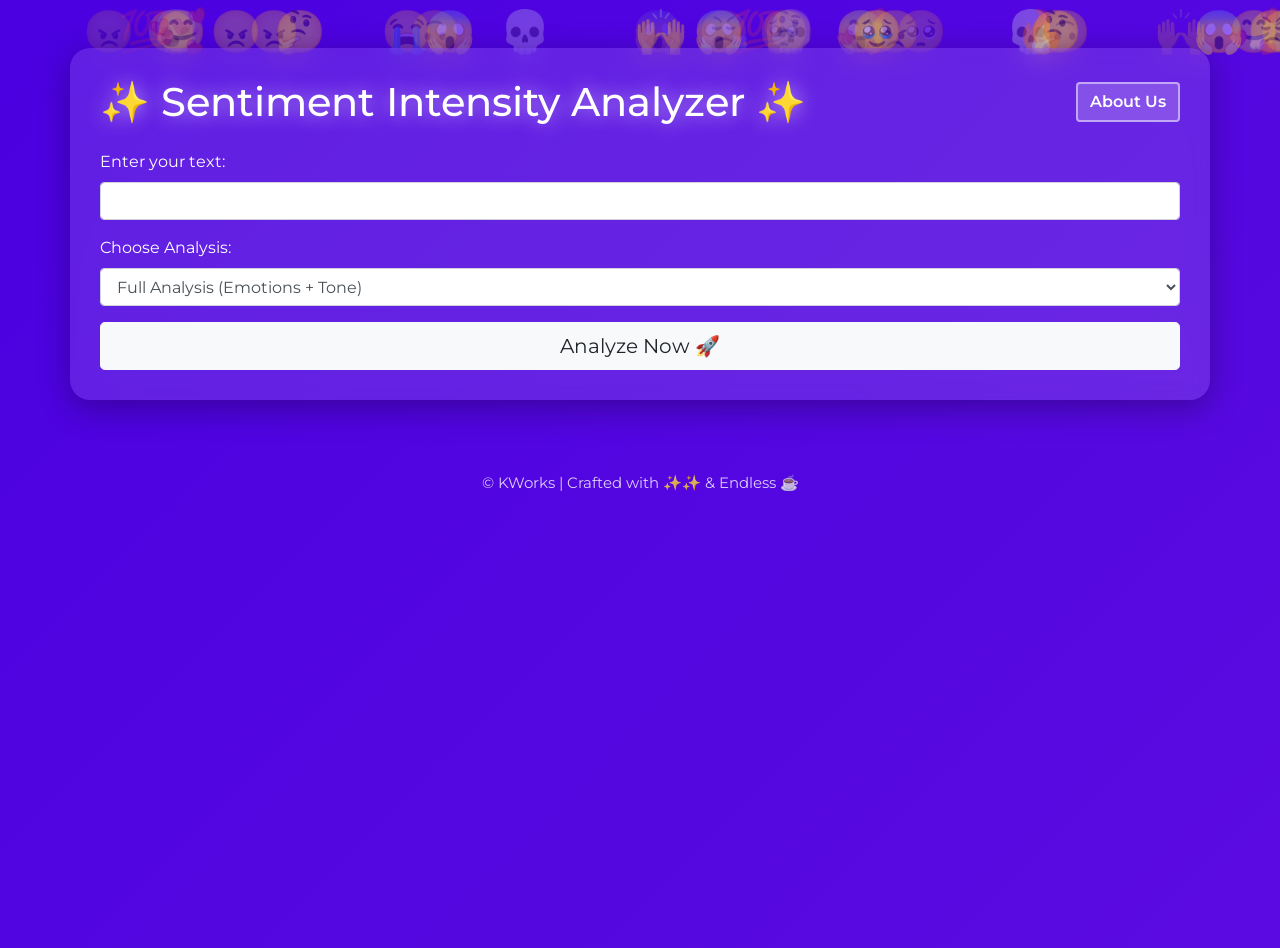
<file: templates/index.html>
<!DOCTYPE html>
<html lang="en">
<head>
    <meta charset="UTF-8">
    <meta name="viewport" content="width=device-width, initial-scale=1, shrink-to-fit=no">
    <meta name="description" content="Sentiment Intensity Analyzer - Advanced Emotion & Tone Detection">
    <meta name="keywords" content="sentiment analysis, emotion detection, tone analyzer, sarcasm detection">
    <meta name="author" content="Kamal Kumar Kolisetty">
    
    <title>Sentiment Intensity Analyzer</title>

    <link rel="icon" href="data:image/svg+xml,%3Csvg xmlns='http://www.w3.org/2000/svg' viewBox='0 0 100 100'%3E%3Ctext x='50' y='50' font-size='100' text-anchor='middle' dominant-baseline='central'%3E%F0%9F%AB%A3%3C/text%3E%3C/svg%3E" type="image/svg+xml">

    <link href="https://fonts.googleapis.com/css2?family=Montserrat:wght@400;600&display=swap" rel="stylesheet">
    <link rel="stylesheet" href="https://maxcdn.bootstrapcdn.com/bootstrap/4.5.2/css/bootstrap.min.css">
    <link rel="stylesheet" href="/static/styles.css">
    
    <style>
        h1 { text-shadow: 0 0 20px rgba(255,255,255,0.6); }
        #output-section { display: none; }
    </style>
</head>
<body>
    <div class="moving-emojis" id="emojis"></div>

    <div class="container mt-5">
        <div class="d-flex justify-content-between align-items-center mb-4">
            <h1 class="mb-0">✨ Sentiment Intensity Analyzer ✨</h1>
            <a href="/about" class="btn btn-about">About Us</a>
        </div>
        
        <form id="input-form">
            <div class="form-group">
                <label for="input_text">Enter your text:</label>
                <input type="text" class="form-control" id="input_text" name="input_text" required autocomplete="off">
            </div>

            <div class="form-group">
                <label for="analysis_type">Choose Analysis:</label>
                <select class="form-control" id="analysis_type" name="analysis_type">
                    <option value="full">Full Analysis (Emotions + Tone)</option>
                    <option value="emotions">Emotions Only</option>
                    <option value="tone">Tone Analysis Only</option>
                </select>
            </div>

            <button type="button" class="btn btn-light btn-lg btn-block" onclick="processInput()">
                Analyze Now 🚀
            </button>
        </form>

        <div id="output-section">
            <h2 class="mt-5">Processed Output:</h2>
            <div id="output" class="mt-3"></div>
        </div>
    </div>

    <footer class="text-center py-4 mt-5" style="opacity: 0.8; font-size: 0.95rem;">
        © KWorks | Crafted with ✨✨ & Endless ☕
    </footer>

    <script>
        const gradients = [
            "linear-gradient(-45deg, #6a11cb, #2575fc)",
            "linear-gradient(-45deg, #00c3ff, #1a1aff)",
            "linear-gradient(-45deg, #00ff88, #0099ff)",
            "linear-gradient(-45deg, #8e2de2, #4a00e0)",
            "linear-gradient(-45deg, #2575fc, #6a11cb)"
        ];

        let currentGradientIndex = 0;

        function setRandomGradient() {
            currentGradientIndex = Math.floor(Math.random() * gradients.length);
            document.body.style.background = gradients[currentGradientIndex];
            document.body.style.backgroundSize = "400% 400%";
        }

        function changeGradientOnResult() {
            let newIndex = (currentGradientIndex + Math.floor(Math.random() * 3) + 1) % gradients.length;
            while (newIndex === currentGradientIndex) newIndex = (newIndex + 1) % gradients.length;
            currentGradientIndex = newIndex;
            document.body.style.background = gradients[currentGradientIndex];
        }

        function createEmojis() {
            const emojisContainer = document.getElementById('emojis');
            const emojiList = ['😊','😢','😡','😱','😍','😂','🥺','😠','🙌','💔','🔥','😌','😤','🥰','😭','😎','🙃','🤔','😏','💀','❤️','🌟','💯','🥹'];
            
            for (let i = 0; i < 35; i++) {
                const emoji = document.createElement('div');
                emoji.className = 'emoji';
                emoji.textContent = emojiList[Math.floor(Math.random() * emojiList.length)];
                emoji.style.left = Math.random() * 100 + 'vw';
                emoji.style.animationDuration = (Math.random() * 45 + 45) + 's';
                emoji.style.animationDelay = '-' + Math.random() * 50 + 's';
                emoji.style.opacity = Math.random() * 0.25 + 0.12;
                emojisContainer.appendChild(emoji);
            }
        }

        function processInput() {
            var inputText = document.getElementById("input_text").value.trim();
            var analysisType = document.getElementById("analysis_type").value;
            var outputDiv = document.getElementById("output");
            var outputSection = document.getElementById("output-section");

            if (!inputText) {
                outputDiv.innerHTML = `<p class="text-warning">Please enter some text.</p>`;
                outputSection.style.display = "block";
                return;
            }

            outputDiv.innerHTML = `<p>Analyzing with AI...</p>`;
            outputSection.style.display = "block";

            var xhr = new XMLHttpRequest();
            xhr.onreadystatechange = function () {
                if (xhr.readyState === 4) {
                    if (xhr.status === 200) {
                        var response = JSON.parse(xhr.responseText);
                        displayResults(response);
                        changeGradientOnResult();
                    } else {
                        outputDiv.innerHTML = `<p class="text-danger">Error occurred. Please try again.</p>`;
                    }
                }
            };

            xhr.open("POST", "/process", true);
            xhr.setRequestHeader("Content-Type", "application/x-www-form-urlencoded");
            xhr.send(`input_text=${encodeURIComponent(inputText)}&analysis_type=${analysisType}`);
        }

        function displayResults(data) {
            var outputDiv = document.getElementById("output");
            let html = `<p><strong>Input:</strong> "${data.input}"</p>`;

            if (data.emotions) {
                html += `<div class="result-card"><h5>🎭 Emotions Detected</h5><ul>`;
                data.emotions.top_emotions.forEach(em => {
                    html += `<li><strong>${em.label}:</strong> ${(em.score * 100).toFixed(1)}%</li>`;
                });
                html += `</ul></div>`;
            }

            if (data.tone_analysis) {
                html += `<div class="result-card"><h5>🔍 Tone Analysis</h5><ul>`;
                data.tone_analysis.top_tones.forEach(tone => {
                    html += `<li><strong>${tone.label}:</strong> ${(tone.score * 100).toFixed(1)}%</li>`;
                });
                html += `</ul></div>`;
            }

            outputDiv.innerHTML = html;
        }

        window.onload = function() {
            setRandomGradient();
            createEmojis();
        };
    </script>

    <script src="https://ajax.googleapis.com/ajax/libs/jquery/3.5.1/jquery.min.js"></script>
    <script src="https://maxcdn.bootstrapcdn.com/bootstrap/4.5.2/js/bootstrap.min.js"></script>
</body>
</html>
</file>
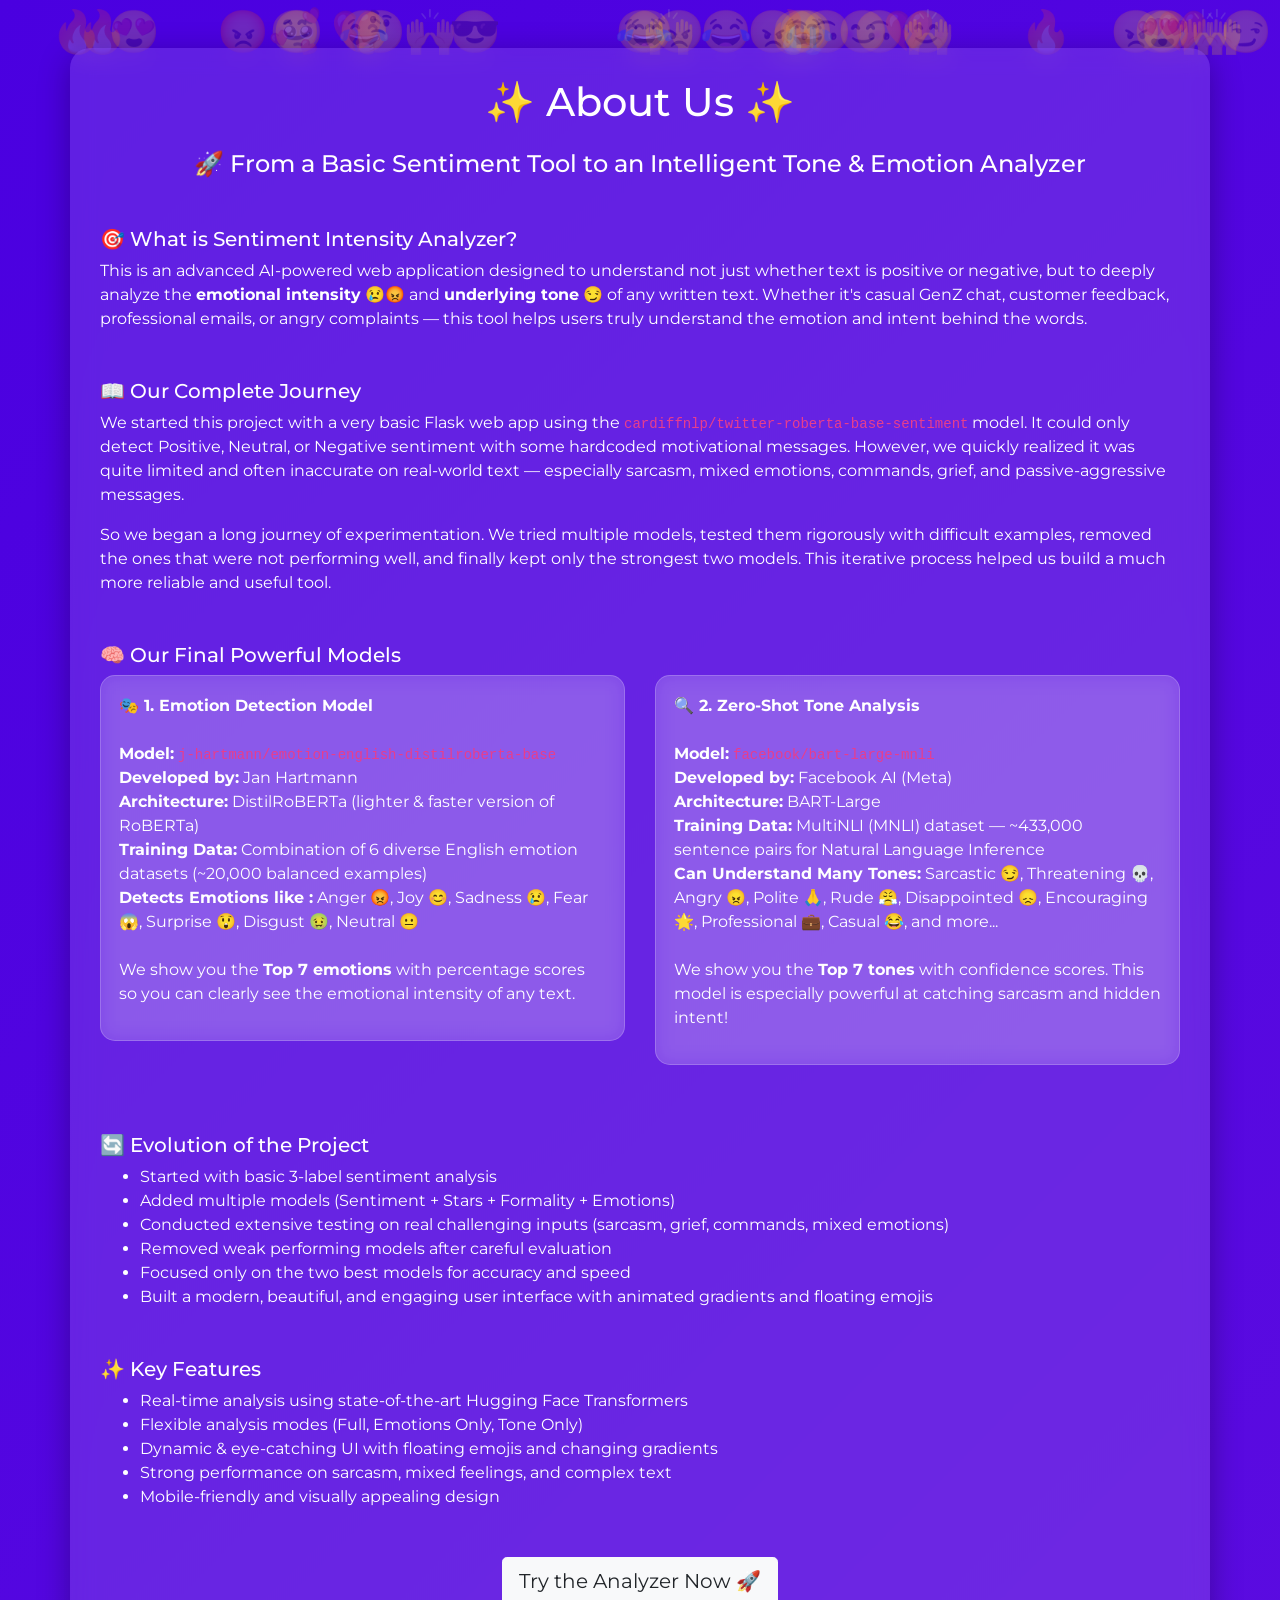
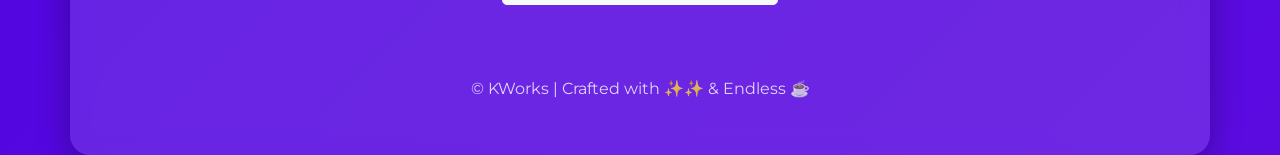
<file: templates/about.html>
<!DOCTYPE html>
<html lang="en">
<head>
    <meta charset="UTF-8">
    <meta name="viewport" content="width=device-width, initial-scale=1, shrink-to-fit=no">
    <meta name="description" content="About Sentiment Intensity Analyzer - Our Full Journey">
    <title>About Us | Sentiment Intensity Analyzer</title>
    
    <link href="https://fonts.googleapis.com/css2?family=Montserrat:wght@400;500;600&display=swap" rel="stylesheet">
    <link rel="stylesheet" href="https://maxcdn.bootstrapcdn.com/bootstrap/4.5.2/css/bootstrap.min.css">
    <link rel="stylesheet" href="/static/styles.css">
</head>
<body>
    <div class="moving-emojis" id="emojis"></div>

    <div class="container mt-5">
        <h1 class="text-center mb-4">✨ About Us ✨</h1>
        <h4 class="text-center mb-5">🚀 From a Basic Sentiment Tool to an Intelligent Tone & Emotion Analyzer</h4>

        <h5 class="mt-4">🎯 What is Sentiment Intensity Analyzer?</h5>
        <p>This is an advanced AI-powered web application designed to understand not just whether text is positive or
            negative, but to deeply analyze the <strong>emotional intensity</strong> 😢😡 and <strong>underlying
                tone</strong> 😏 of any written text. Whether it's casual GenZ chat, customer feedback, professional
            emails, or angry complaints — this tool helps users truly understand the emotion and intent behind the
            words.</p>

        <h5 class="mt-5">📖 Our Complete Journey</h5>
        <p>We started this project with a very basic Flask web app using the
            <code>cardiffnlp/twitter-roberta-base-sentiment</code> model. It could only detect Positive, Neutral, or
            Negative sentiment with some hardcoded motivational messages. However, we quickly realized it was quite
            limited and often inaccurate on real-world text — especially sarcasm, mixed emotions, commands, grief, and
            passive-aggressive messages.</p>

        <p>So we began a long journey of experimentation. We tried multiple models, tested them rigorously with
            difficult examples, removed the ones that were not performing well, and finally kept only the strongest two
            models. This iterative process helped us build a much more reliable and useful tool.</p>

        <h5 class="mt-5">🧠 Our Final Powerful Models</h5>

        <div class="row">
            <div class="col-md-6">
                <div class="result-card">
                    <strong>🎭 1. Emotion Detection Model</strong><br><br>
                    <strong>Model:</strong> <code>j-hartmann/emotion-english-distilroberta-base</code><br>
                    <strong>Developed by:</strong> Jan Hartmann<br>
                    <strong>Architecture:</strong> DistilRoBERTa (lighter & faster version of RoBERTa)<br>
                    <strong>Training Data:</strong> Combination of 6 diverse English emotion datasets (~20,000 balanced
                    examples)<br>
                    <strong>Detects Emotions like :</strong> Anger 😡, Joy 😊, Sadness 😢, Fear 😱, Surprise 😲, Disgust
                    🤢, Neutral 😐
                    <br><br>
                    <p>We show you the <strong>Top 7 emotions</strong> with percentage scores so you can clearly see the
                        emotional intensity of any text.</p>
                </div>
            </div>

            <div class="col-md-6">
                <div class="result-card">
                    <strong>🔍 2. Zero-Shot Tone Analysis</strong><br><br>
                    <strong>Model:</strong> <code>facebook/bart-large-mnli</code><br>
                    <strong>Developed by:</strong> Facebook AI (Meta)<br>
                    <strong>Architecture:</strong> BART-Large<br>
                    <strong>Training Data:</strong> MultiNLI (MNLI) dataset — ~433,000 sentence pairs for Natural
                    Language Inference<br>
                    <strong>Can Understand Many Tones:</strong> Sarcastic 😏, Threatening 💀, Angry 😠, Polite 🙏,
                    Rude 😤, Disappointed 😞, Encouraging 🌟, Professional 💼, Casual 😂, and more...
                    <br><br>
                    <p>We show you the <strong>Top 7 tones</strong> with confidence scores. This model is especially
                        powerful at catching sarcasm and hidden intent!</p>
                </div>
            </div>
        </div>

        <h5 class="mt-5">🔄 Evolution of the Project</h5>
        <ul>
            <li>Started with basic 3-label sentiment analysis</li>
            <li>Added multiple models (Sentiment + Stars + Formality + Emotions)</li>
            <li>Conducted extensive testing on real challenging inputs (sarcasm, grief, commands, mixed emotions)</li>
            <li>Removed weak performing models after careful evaluation</li>
            <li>Focused only on the two best models for accuracy and speed</li>
            <li>Built a modern, beautiful, and engaging user interface with animated gradients and floating emojis</li>
        </ul>

        <h5 class="mt-5">✨ Key Features</h5>
        <ul>
            <li>Real-time analysis using state-of-the-art Hugging Face Transformers</li>
            <li>Flexible analysis modes (Full, Emotions Only, Tone Only)</li>
            <li>Dynamic & eye-catching UI with floating emojis and changing gradients</li>
            <li>Strong performance on sarcasm, mixed feelings, and complex text</li>
            <li>Mobile-friendly and visually appealing design</li>
        </ul>

        <div class="text-center mt-5">
            <a href="/" class="btn btn-light btn-lg">Try the Analyzer Now 🚀</a>
        </div>

        <footer class="text-center py-4 mt-5" style="opacity: 0.8;">
            © KWorks | Crafted with ✨✨ & Endless ☕
        </footer>
    </div>

    <script>
        const gradients = [
            "linear-gradient(-45deg, #6a11cb, #2575fc)",
            "linear-gradient(-45deg, #00c3ff, #1a1aff)",
            "linear-gradient(-45deg, #00ff88, #0099ff)",
            "linear-gradient(-45deg, #8e2de2, #4a00e0)"
        ];

        function setRandomGradient() {
            document.body.style.background = gradients[Math.floor(Math.random() * gradients.length)];
            document.body.style.backgroundSize = "400% 400%";
        }

        function createEmojis() {
            const container = document.getElementById('emojis');
            const list = ['😊', '😢', '😡', '😱', '😍', '😂', '🥺', '😠', '🙌', '💔', '🔥', '😌', '🥰', '😭', '😎', '🙃', '🤔', '😏'];
            for (let i = 0; i < 35; i++) {
                const em = document.createElement('div');
                em.className = 'emoji';
                em.textContent = list[Math.floor(Math.random() * list.length)];
                em.style.left = Math.random() * 100 + 'vw';
                em.style.animationDuration = (Math.random() * 45 + 45) + 's';
                em.style.animationDelay = '-' + Math.random() * 50 + 's';
                container.appendChild(em);
            }
        }

        window.onload = function () {
            setRandomGradient();
            createEmojis();
        };
    </script>

    <script src="https://ajax.googleapis.com/ajax/libs/jquery/3.5.1/jquery.min.js"></script>
    <script src="https://maxcdn.bootstrapcdn.com/bootstrap/4.5.2/js/bootstrap.min.js"></script>
</body>
</html>
</file>
<file: static/styles.css>
body {
    font-family: 'Montserrat', sans-serif;
    color: white;
    min-height: 100vh;
    transition: background 1.8s ease;
}

.container {
    background: rgba(255, 255, 255, 0.12);
    backdrop-filter: blur(12px);
    border-radius: 20px;
    padding: 30px;
    box-shadow: 0 8px 32px rgba(0, 0, 0, 0.3);
    margin-top: 30px;
}

.result-card {
    background: rgba(255, 255, 255, 0.15);
    backdrop-filter: blur(10px);
    border-radius: 15px;
    padding: 18px;
    margin-bottom: 20px;
    border: 1px solid rgba(255,255,255,0.2);
}

.moving-emojis {
    position: fixed;
    top: 0; left: 0;
    width: 100%; height: 100%;
    pointer-events: none;
    z-index: -1;
    overflow: hidden;
}

.emoji {
    position: absolute;
    font-size: 2.6rem;
    opacity: 0.20;
    animation: floatUp linear infinite;
}

@keyframes floatUp {
    0% { transform: translateY(100vh) rotate(0deg); }
    100% { transform: translateY(-100vh) rotate(360deg); }
}

.btn-about {
    background-color: rgba(255,255,255,0.2);
    color: white;
    border: 2px solid rgba(255,255,255,0.5);
    font-weight: 600;
    transition: all 0.4s ease;
}

.btn-about:hover {
    background-color: white;
    color: #6a11cb;
    transform: translateY(-4px);
    box-shadow: 0 12px 25px rgba(255,255,255,0.3);
}
</file>
